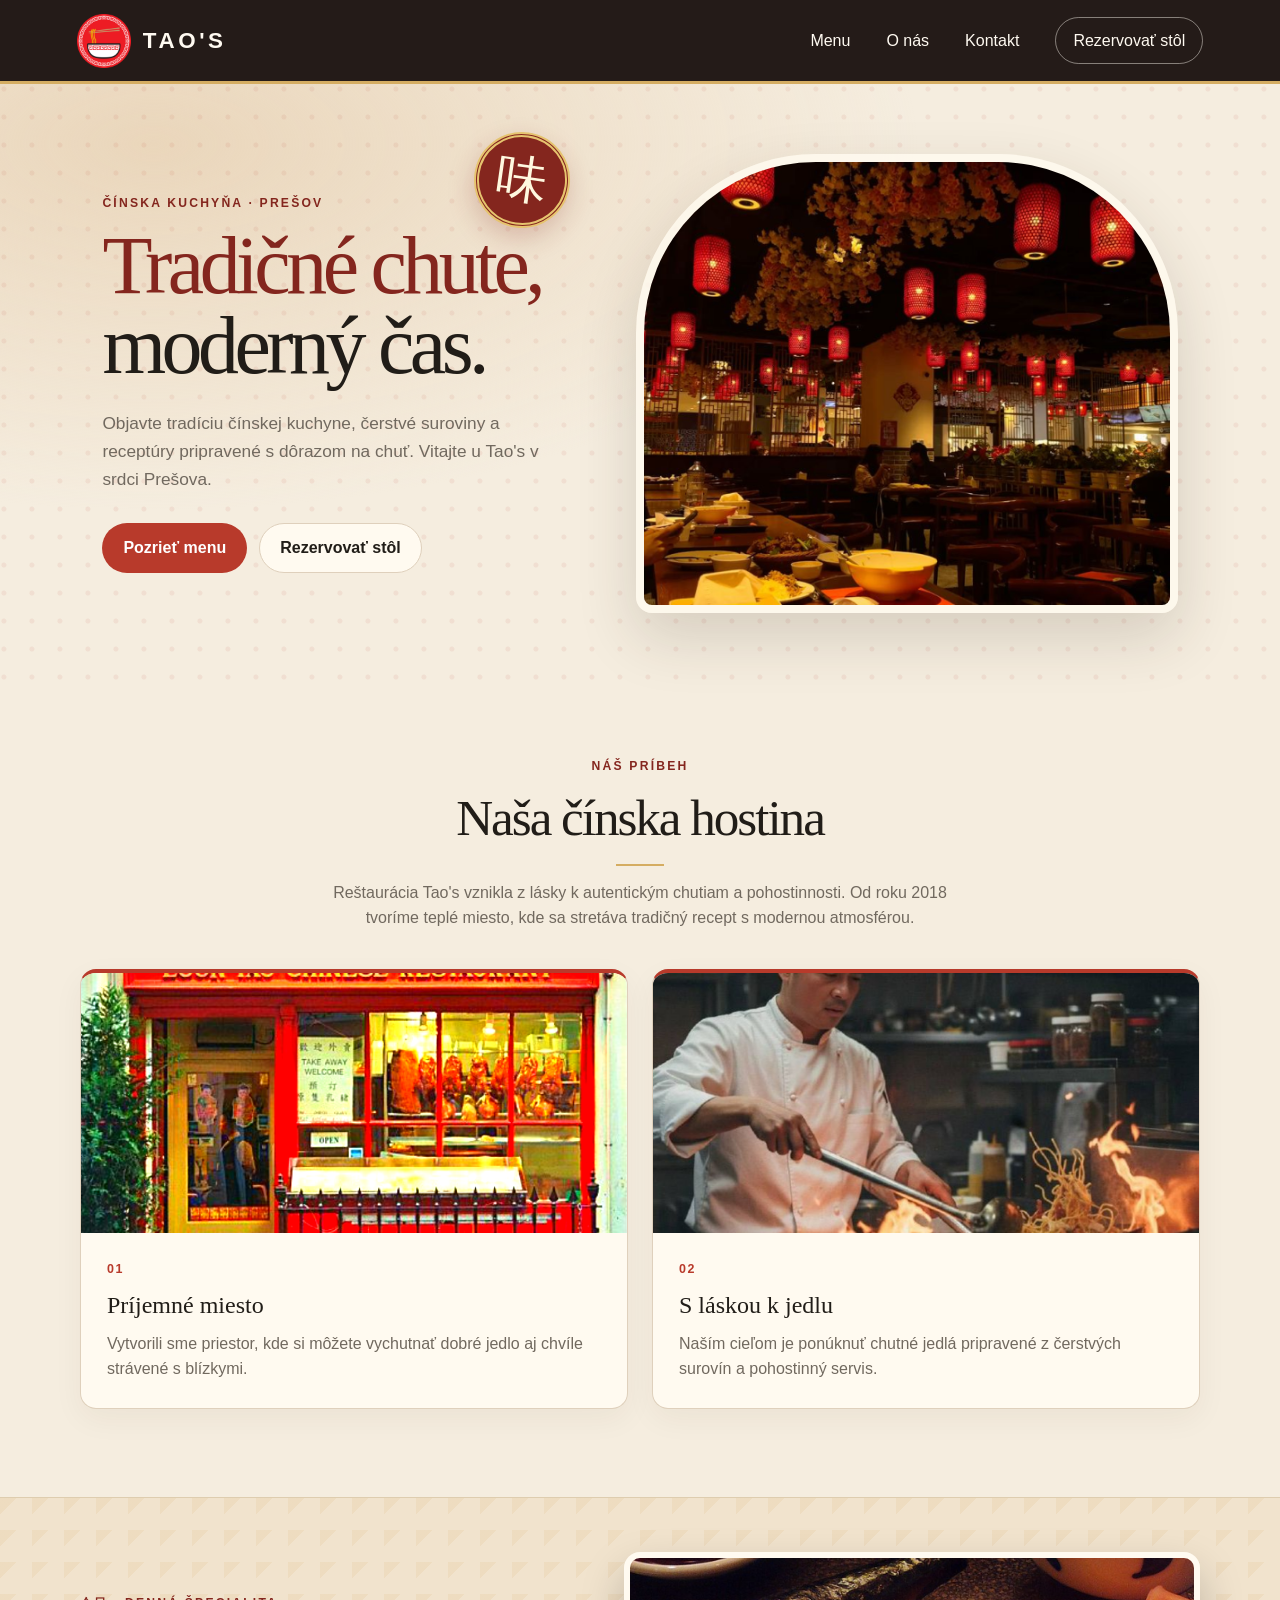
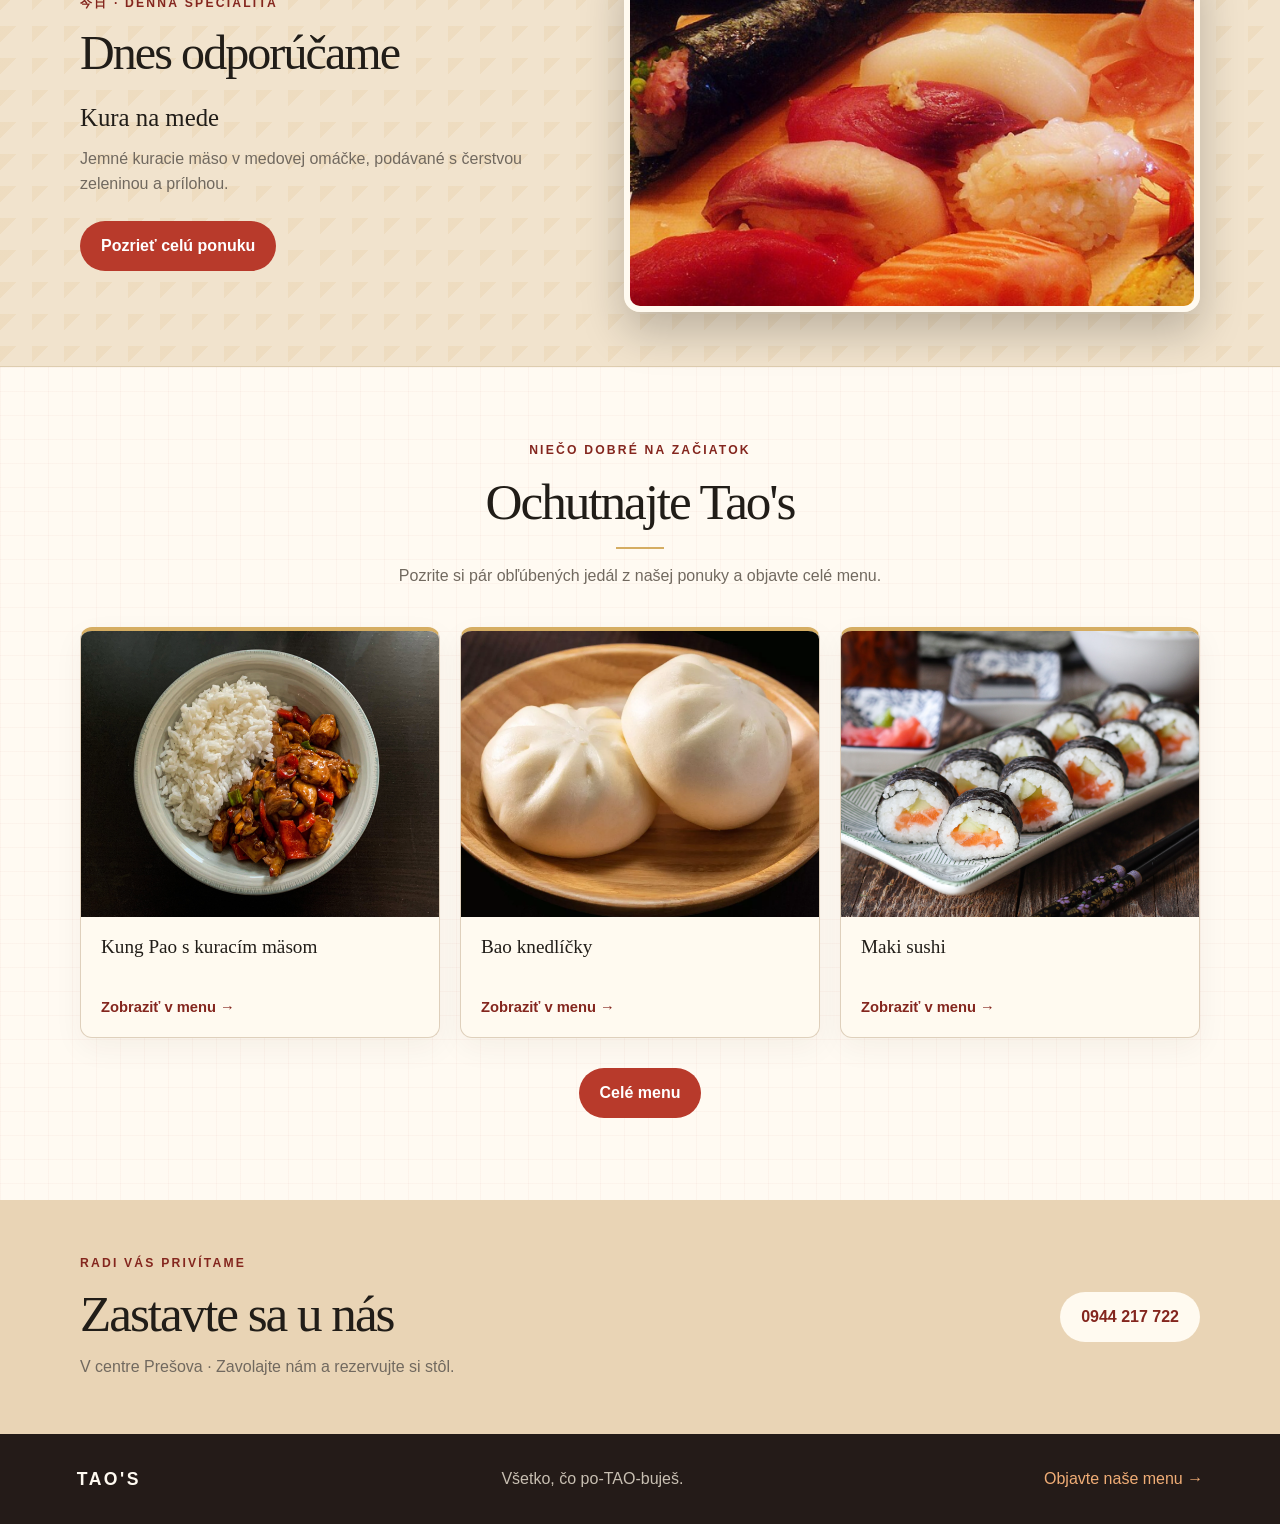
<file: index.html>
<!doctype html>
<html lang="sk">
  <head>
    <meta charset="UTF-8" />
    <meta name="viewport" content="width=device-width, initial-scale=1.0" />
    <meta
      name="description"
      content="Objavte príbeh reštaurácie Tao's v centre Prešova. Pozrite si naše menu alebo si rezervujte stôl."
    />
    <meta name="theme-color" content="#241b18" />
    <title>Tao's — chuť Ázie v Prešove</title>
    <link rel="stylesheet" href="style.css" />
    <!-- Google tag (gtag.js) -->
    <script
      async
      src="https://www.googletagmanager.com/gtag/js?id=G-6M1JFP6B7Q"
    ></script>
    <script>
      window.dataLayer = window.dataLayer || [];
      function gtag() {
        dataLayer.push(arguments);
      }
      gtag("js", new Date());

      gtag("config", "G-6M1JFP6B7Q");
    </script>
  </head>
  <body>
    <a class="skip-link" href="#obsah">Preskočiť na obsah</a>

    <header class="site-header">
      <a class="brand" href="index.html" aria-label="Tao's — úvodná stránka">
        <img src="Taos_LOGO1.png" alt="" width="64" height="64" />
        <span>TAO'S</span>
      </a>
      <nav class="site-nav" aria-label="Hlavná navigácia">
        <a href="menu.html">Menu</a>
        <a href="#onas">O nás</a>
        <a href="#kontakt">Kontakt</a>
        <a class="nav-cta" href="ReserveHTML.html">Rezervovať stôl</a>
      </nav>
    </header>

    <main id="obsah">
      <section class="hero" aria-labelledby="hero-title">
        <div class="hero-content">
          <p class="eyebrow">Čínska kuchyňa · Prešov</p>
          <span class="hero-charm" aria-hidden="true">味</span>
          <h1 id="hero-title">Tradičné chute,<br />moderný čas.</h1>
          <p class="hero-copy">
            Objavte tradíciu čínskej kuchyne, čerstvé suroviny a receptúry
            pripravené s dôrazom na chuť. Vitajte u Tao's v srdci Prešova.
          </p>
          <div class="hero-actions">
            <a class="button button-primary" href="menu.html">Pozrieť menu</a>
            <a class="button button-secondary" href="ReserveHTML.html"
              >Rezervovať stôl</a
            >
          </div>
        </div>
        <img
          class="hero-image"
          src="Taos_IMAGE1.png"
          alt="Pohľad do reštaurácie Tao's"
          fetchpriority="high"
        />
      </section>

      <section
        class="story section-wrap"
        id="onas"
        aria-labelledby="story-title"
      >
        <div class="section-heading">
          <p class="eyebrow">Náš príbeh</p>
          <h2 id="story-title">Naša čínska hostina</h2>
          <p>
            Reštaurácia Tao's vznikla z lásky k autentickým chutiam a pohostinnosti.
            Od roku 2018 tvoríme teplé miesto, kde sa stretáva tradičný recept
            s modernou atmosférou.
          </p>
        </div>

        <div class="story-grid">
          <article class="story-card">
            <img
              src="Taos_IMAGE2.png"
              alt="Interiér a atmosféra reštaurácie Tao's"
              loading="lazy"
              decoding="async"
            />
            <div class="card-content">
              <span class="card-number">01</span>
              <h3>Príjemné miesto</h3>
              <p>
                Vytvorili sme priestor, kde si môžete vychutnať dobré jedlo aj
                chvíle strávené s blízkymi.
              </p>
            </div>
          </article>
          <article class="story-card">
            <img
              src="Taos_IMAGE3.png"
              alt="Jedlo pripravené v reštaurácii Tao's"
              loading="lazy"
              decoding="async"
            />
            <div class="card-content">
              <span class="card-number">02</span>
              <h3>S láskou k jedlu</h3>
              <p>
                Naším cieľom je ponúknuť chutné jedlá pripravené z čerstvých
                surovín a pohostinný servis.
              </p>
            </div>
          </article>
        </div>
      </section>

      <section class="daily-special" aria-labelledby="special-title">
        <div class="section-wrap daily-special-inner">
          <div class="daily-special-content">
            <p class="eyebrow">
              <span aria-hidden="true">今日 · </span>Denná špecialita
            </p>
            <h2 id="special-title">Dnes odporúčame</h2>
            <h3>Kura na mede</h3>
            <p>
              Jemné kuracie mäso v medovej omáčke, podávané s čerstvou
              zeleninou a prílohou.
            </p>
            <a class="button button-primary" href="menu.html">
              Pozrieť celú ponuku
            </a>
          </div>
          <img
            src="Taos_MENU_IMAGE5.png"
            alt="Denná špecialita — kura na mede"
            loading="lazy"
            decoding="async"
          />
        </div>
      </section>

      <section class="menu-preview" aria-labelledby="menu-title">
        <div class="section-wrap">
          <div class="section-heading">
            <p class="eyebrow">Niečo dobré na začiatok</p>
            <h2 id="menu-title">Ochutnajte Tao's</h2>
            <p>
              Pozrite si pár obľúbených jedál z našej ponuky a objavte celé
              menu.
            </p>
          </div>
          <div class="menu-grid">
            <article class="menu-card">
              <img
                src="Taos_MENU_IMAGE2.png"
                alt="Kung Pao s kuracím mäsom"
                loading="lazy"
                decoding="async"
              />
              <div class="menu-card-content">
                <h3>Kung Pao s kuracím mäsom</h3>
                <a href="menu.html"
                  >Zobraziť v menu <span aria-hidden="true">→</span></a
                >
              </div>
            </article>
            <article class="menu-card">
              <img
                src="Taos_MENU_IMAGE3.png"
                alt="Bao knedlíčky"
                loading="lazy"
                decoding="async"
              />
              <div class="menu-card-content">
                <h3>Bao knedlíčky</h3>
                <a href="menu.html"
                  >Zobraziť v menu <span aria-hidden="true">→</span></a
                >
              </div>
            </article>
            <article class="menu-card">
              <img
                src="Taos_MENU_IMAGE6.png"
                alt="Maki sushi"
                loading="lazy"
                decoding="async"
              />
              <div class="menu-card-content">
                <h3>Maki sushi</h3>
                <a href="menu.html"
                  >Zobraziť v menu <span aria-hidden="true">→</span></a
                >
              </div>
            </article>
          </div>
          <div class="menu-action">
            <a class="button button-primary" href="menu.html">Celé menu</a>
          </div>
        </div>
      </section>

      <section
        class="contact-section"
        id="kontakt"
        aria-labelledby="contact-title"
      >
        <div class="section-wrap contact-inner">
          <div>
            <p class="eyebrow">Radi vás privítame</p>
            <h2 id="contact-title">Zastavte sa u nás</h2>
            <p>V centre Prešova · Zavolajte nám a rezervujte si stôl.</p>
          </div>
          <a class="button button-light" href="tel:+421944217722">
            0944 217 722
          </a>
        </div>
      </section>
    </main>

    <footer class="site-footer">
      <a class="footer-brand" href="index.html">TAO'S</a>
      <p>Všetko, čo po-TAO-buješ.</p>
      <a href="menu.html"
        >Objavte naše menu <span aria-hidden="true">→</span></a
      >
    </footer>
  </body>
</html>
</file>
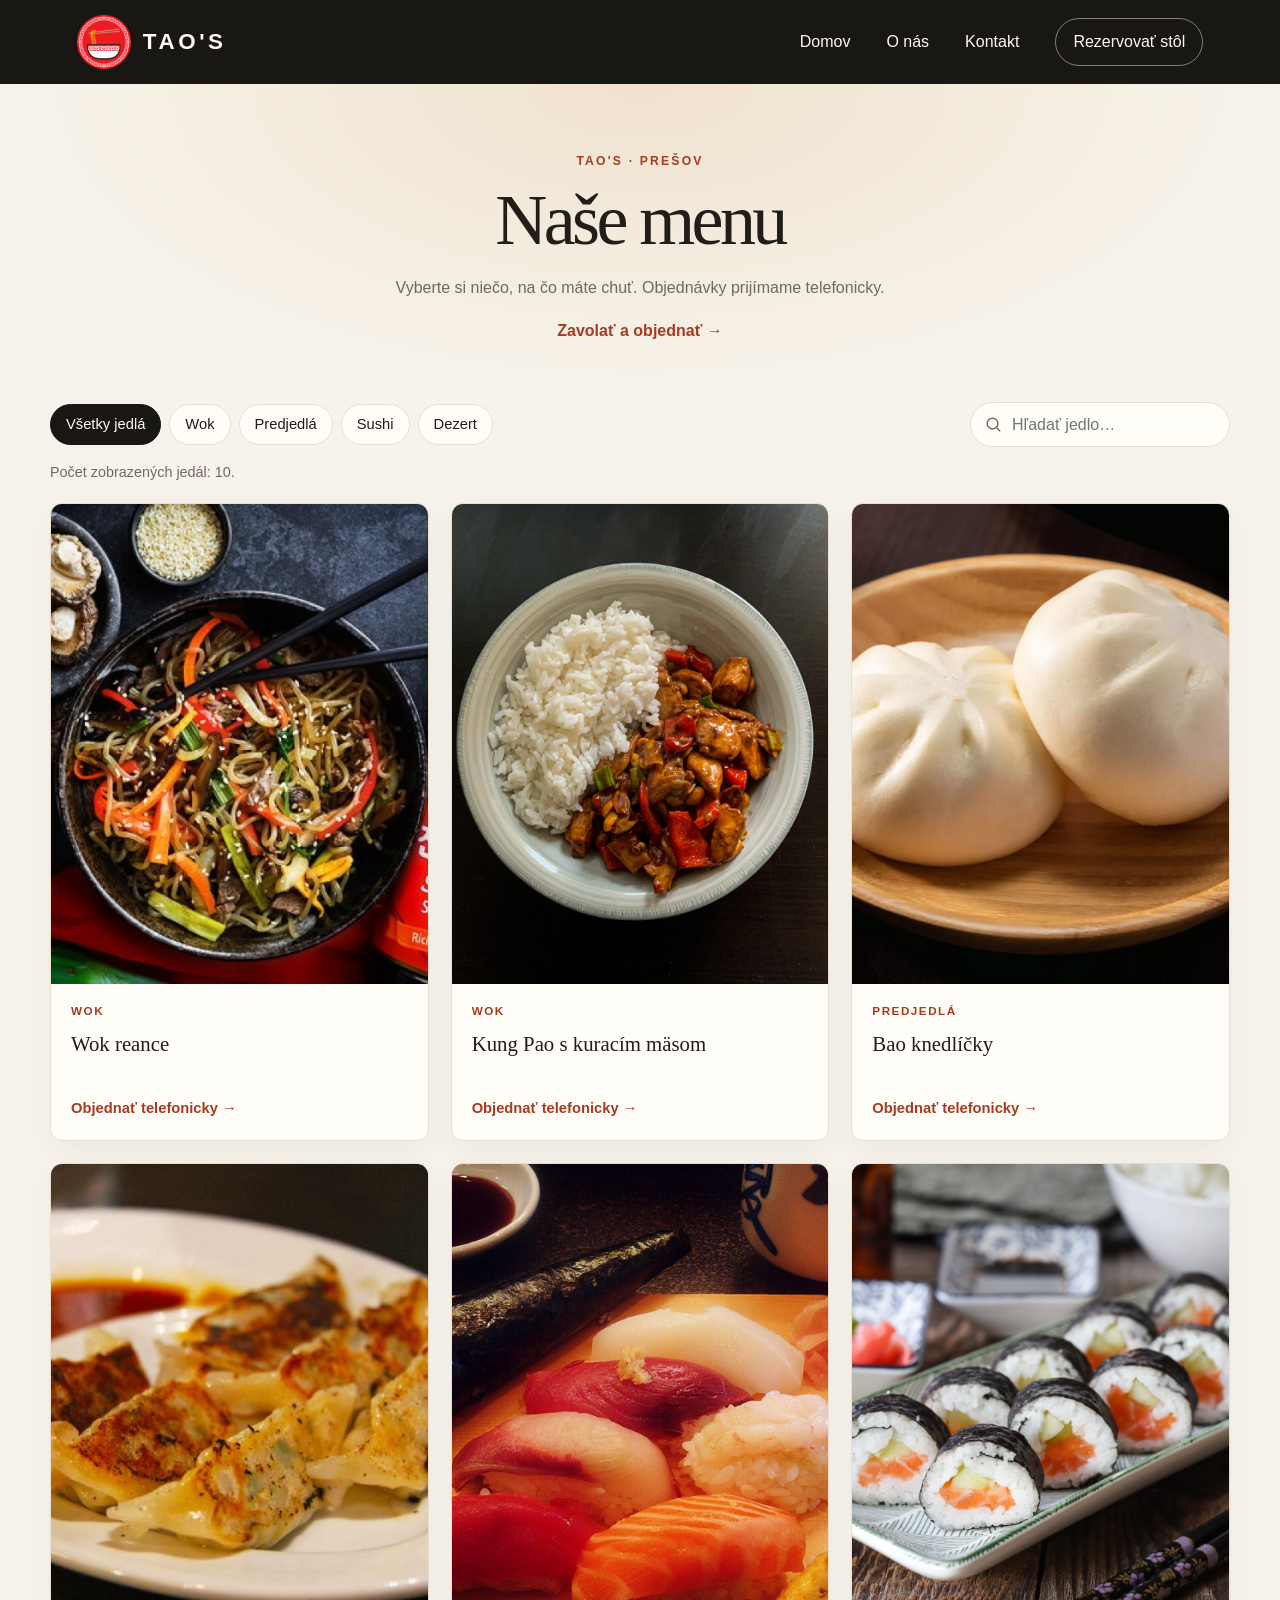
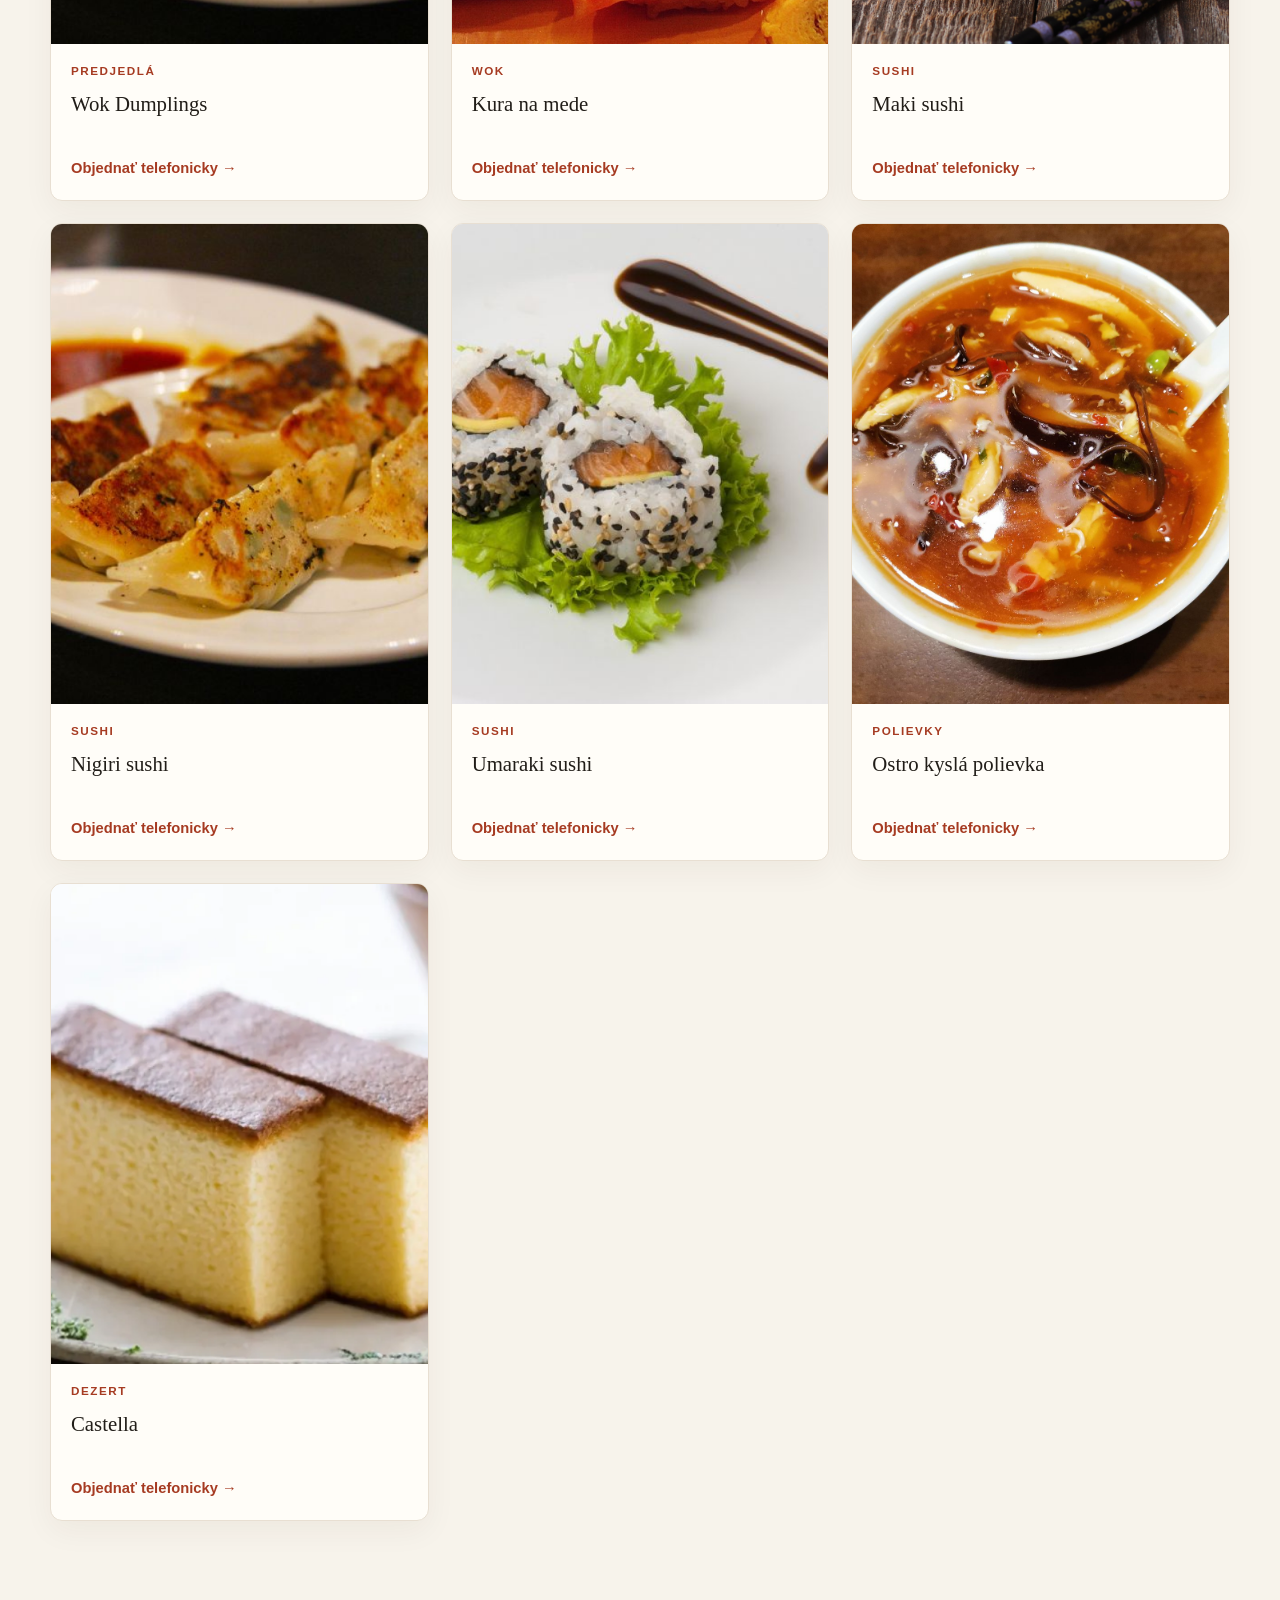
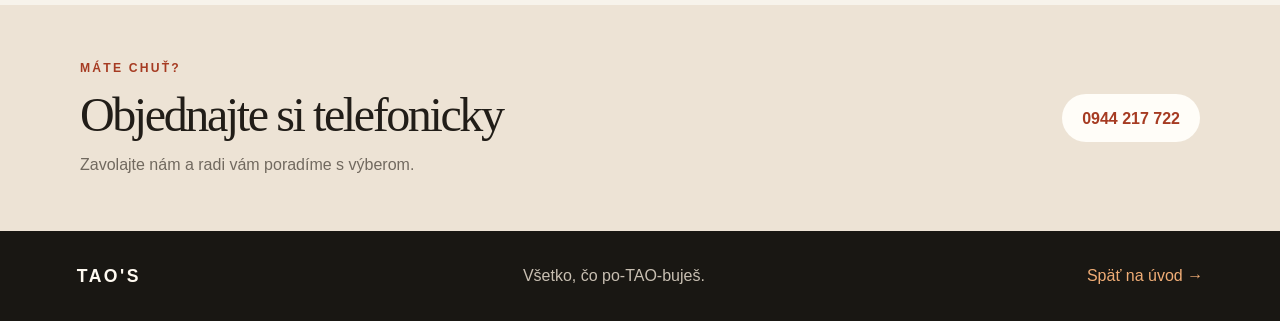
<file: menu.html>
<!doctype html>
<html lang="sk">
  <head>
    <meta charset="UTF-8" />
    <meta name="viewport" content="width=device-width, initial-scale=1.0" />
    <meta
      name="description"
      content="Pozrite si ponuku reštaurácie Tao's v Prešove: wok, bao knedlíčky, sushi a dezert."
    />
    <meta name="theme-color" content="#191713" />
    <title>Menu — Tao's, Prešov</title>
    <link rel="stylesheet" href="menustyle.css" />
    <script src="menu.js" defer></script>
    <!-- Google tag (gtag.js) -->
     <!-- Very Important -->
    <script
      async
      src="https://www.googletagmanager.com/gtag/js?id=G-6M1JFP6B7Q"
    ></script>
    <script>
      window.dataLayer = window.dataLayer || [];
      function gtag() {
        dataLayer.push(arguments);
      }
      gtag("js", new Date());

      gtag("config", "G-6M1JFP6B7Q");
    </script>
  </head>

  <body>
    <a class="skip-link" href="#obsah">Preskočiť na obsah</a>

    <header class="site-header">
      <a class="brand" href="index.html" aria-label="Tao's — úvodná stránka">
        <img src="Taos_LOGO1.png" alt="" width="64" height="64" />
        <span>TAO'S</span>
      </a>
      <nav class="site-nav" aria-label="Hlavná navigácia">
        <a href="index.html">Domov</a>
        <a href="index.html#onas">O nás</a>
        <a href="index.html#kontakt">Kontakt</a>
        <a class="nav-cta" href="ReserveHTML.html">Rezervovať stôl</a>
      </nav>
    </header>

    <main id="obsah">
      <section class="menu-intro" aria-labelledby="page-title">
        <p class="eyebrow">Tao's · Prešov</p>
        <h1 id="page-title">Naše menu</h1>
        <p>
          Vyberte si niečo, na čo máte chuť. Objednávky prijímame telefonicky.
        </p>
        <a class="intro-link" href="tel:+421944217722">
          Zavolať a objednať <span aria-hidden="true">→</span>
        </a>
      </section>

      <section class="menu-section" aria-label="Ponuka jedál">
        <div class="menu-toolbar">
          <div class="filters" role="group" aria-label="Filtrovať jedlá podľa kategórie">
            <button class="filter-button is-active" type="button" data-filter="all" aria-pressed="true">
              Všetky jedlá
            </button>
            <button class="filter-button" type="button" data-filter="wok" aria-pressed="false">
              Wok
            </button>
            <button class="filter-button" type="button" data-filter="predjedla" aria-pressed="false">
              Predjedlá
            </button>
            <button class="filter-button" type="button" data-filter="sushi" aria-pressed="false">
              Sushi
            </button>
            <button class="filter-button" type="button" data-filter="dezert" aria-pressed="false">
              Dezert
            </button>
          </div>
          <label class="search-field">
            <span class="visually-hidden">Hľadať jedlo</span>
            <svg
              aria-hidden="true"
              viewBox="0 0 24 24"
              fill="none"
              stroke="currentColor"
              stroke-width="1.8"
            >
              <circle cx="10.8" cy="10.8" r="6.8"></circle>
              <path d="m16 16 4.5 4.5"></path>
            </svg>
            <input id="menu-search" type="search" placeholder="Hľadať jedlo…" autocomplete="off" />
          </label>
        </div>

        <p class="result-count" id="result-count" aria-live="polite"></p>

        <div class="menu-grid" id="menu-grid">
          <article class="menu-card" data-category="wok">
            <img src="Taos_MENU_IMAGE1.png" alt="Wok reance" width="600" height="480" loading="lazy" decoding="async" />
            <div class="menu-card-content">
              <span class="menu-category">Wok</span>
              <h2>Wok reance</h2>
              <a class="order-link" href="tel:+421944217722">Objednať telefonicky <span aria-hidden="true">→</span></a>
            </div>
          </article>
          <article class="menu-card" data-category="wok">
            <img src="Taos_MENU_IMAGE2.png" alt="Kung Pao s kuracím mäsom" width="600" height="480" loading="lazy" decoding="async" />
            <div class="menu-card-content">
              <span class="menu-category">Wok</span>
              <h2>Kung Pao s kuracím mäsom</h2>
              <a class="order-link" href="tel:+421944217722">Objednať telefonicky <span aria-hidden="true">→</span></a>
            </div>
          </article>
          <article class="menu-card" data-category="predjedla">
            <img src="Taos_MENU_IMAGE3.png" alt="Bao knedlíčky" width="600" height="480" loading="lazy" decoding="async" />
            <div class="menu-card-content">
              <span class="menu-category">Predjedlá</span>
              <h2>Bao knedlíčky</h2>
              <a class="order-link" href="tel:+421944217722">Objednať telefonicky <span aria-hidden="true">→</span></a>
            </div>
          </article>
          <article class="menu-card" data-category="predjedla">
            <img src="Taos_MENU_IMAGE4.png" alt="Wok Dumplings" width="600" height="480" loading="lazy" decoding="async" />
            <div class="menu-card-content">
              <span class="menu-category">Predjedlá</span>
              <h2>Wok Dumplings</h2>
              <a class="order-link" href="tel:+421944217722">Objednať telefonicky <span aria-hidden="true">→</span></a>
            </div>
          </article>
          <article class="menu-card" data-category="wok">
            <img src="Taos_MENU_IMAGE5.png" alt="Kura na mede" width="600" height="480" loading="lazy" decoding="async" />
            <div class="menu-card-content">
              <span class="menu-category">Wok</span>
              <h2>Kura na mede</h2>
              <a class="order-link" href="tel:+421944217722">Objednať telefonicky <span aria-hidden="true">→</span></a>
            </div>
          </article>
          <article class="menu-card" data-category="sushi">
            <img src="Taos_MENU_IMAGE6.png" alt="Maki sushi" width="600" height="480" loading="lazy" decoding="async" />
            <div class="menu-card-content">
              <span class="menu-category">Sushi</span>
              <h2>Maki sushi</h2>
              <a class="order-link" href="tel:+421944217722">Objednať telefonicky <span aria-hidden="true">→</span></a>
            </div>
          </article>
          <article class="menu-card" data-category="sushi">
            <img src="Taos_MENU_IMAGE7.png" alt="Nigiri sushi" width="600" height="480" loading="lazy" decoding="async" />
            <div class="menu-card-content">
              <span class="menu-category">Sushi</span>
              <h2>Nigiri sushi</h2>
              <a class="order-link" href="tel:+421944217722">Objednať telefonicky <span aria-hidden="true">→</span></a>
            </div>
          </article>
          <article class="menu-card" data-category="sushi">
            <img src="Taos_MENU_IMAGE8.png" alt="Umaraki sushi" width="600" height="480" loading="lazy" decoding="async" />
            <div class="menu-card-content">
              <span class="menu-category">Sushi</span>
              <h2>Umaraki sushi</h2>
              <a class="order-link" href="tel:+421944217722">Objednať telefonicky <span aria-hidden="true">→</span></a>
            </div>
          </article>
<article class="menu-card" data-category="polievky">
            <img src="OstroKysla_Polievka.jpg" alt="Ostro kyslá polievka" width="600" height="480" loading="lazy" decoding="async" />
            <div class="menu-card-content">
              <span class="menu-category">Polievky</span>
              <h2>Ostro kyslá polievka</h2>
              <a class="order-link" href="tel:+421944217722">Objednať telefonicky <span aria-hidden="true">→</span></a>
            </div>

          </article>
          <article class="menu-card" data-category="dezert">
            <img src="Taos_MENU_IMAGE9.png" alt="Castella" width="600" height="480" loading="lazy" decoding="async" />
            <div class="menu-card-content">
              <span class="menu-category">Dezert</span>
              <h2>Castella</h2>
              <a class="order-link" href="tel:+421944217722">Objednať telefonicky <span aria-hidden="true">→</span></a>
            </div>
          </article>
        </div>

        <p class="empty-state" id="empty-state" hidden>
          Nenašli sa žiadne jedlá. Skúste iný názov alebo kategóriu.
        </p>
      </section>

      <section class="contact-section" id="kontakt" aria-labelledby="contact-title">
        <div class="contact-inner">
          <div>
            <p class="eyebrow">Máte chuť?</p>
            <h2 id="contact-title">Objednajte si telefonicky</h2>
            <p>Zavolajte nám a radi vám poradíme s výberom.</p>
          </div>
          <a class="button button-light" href="tel:+421944217722">0944 217 722</a>
        </div>
      </section>
    </main>

    <footer class="site-footer">
      <a class="footer-brand" href="index.html">TAO'S</a>
      <p>Všetko, čo po-TAO-buješ.</p>
      <a href="index.html">Späť na úvod <span aria-hidden="true">→</span></a>
    </footer>
  </body>
</html>
</file>
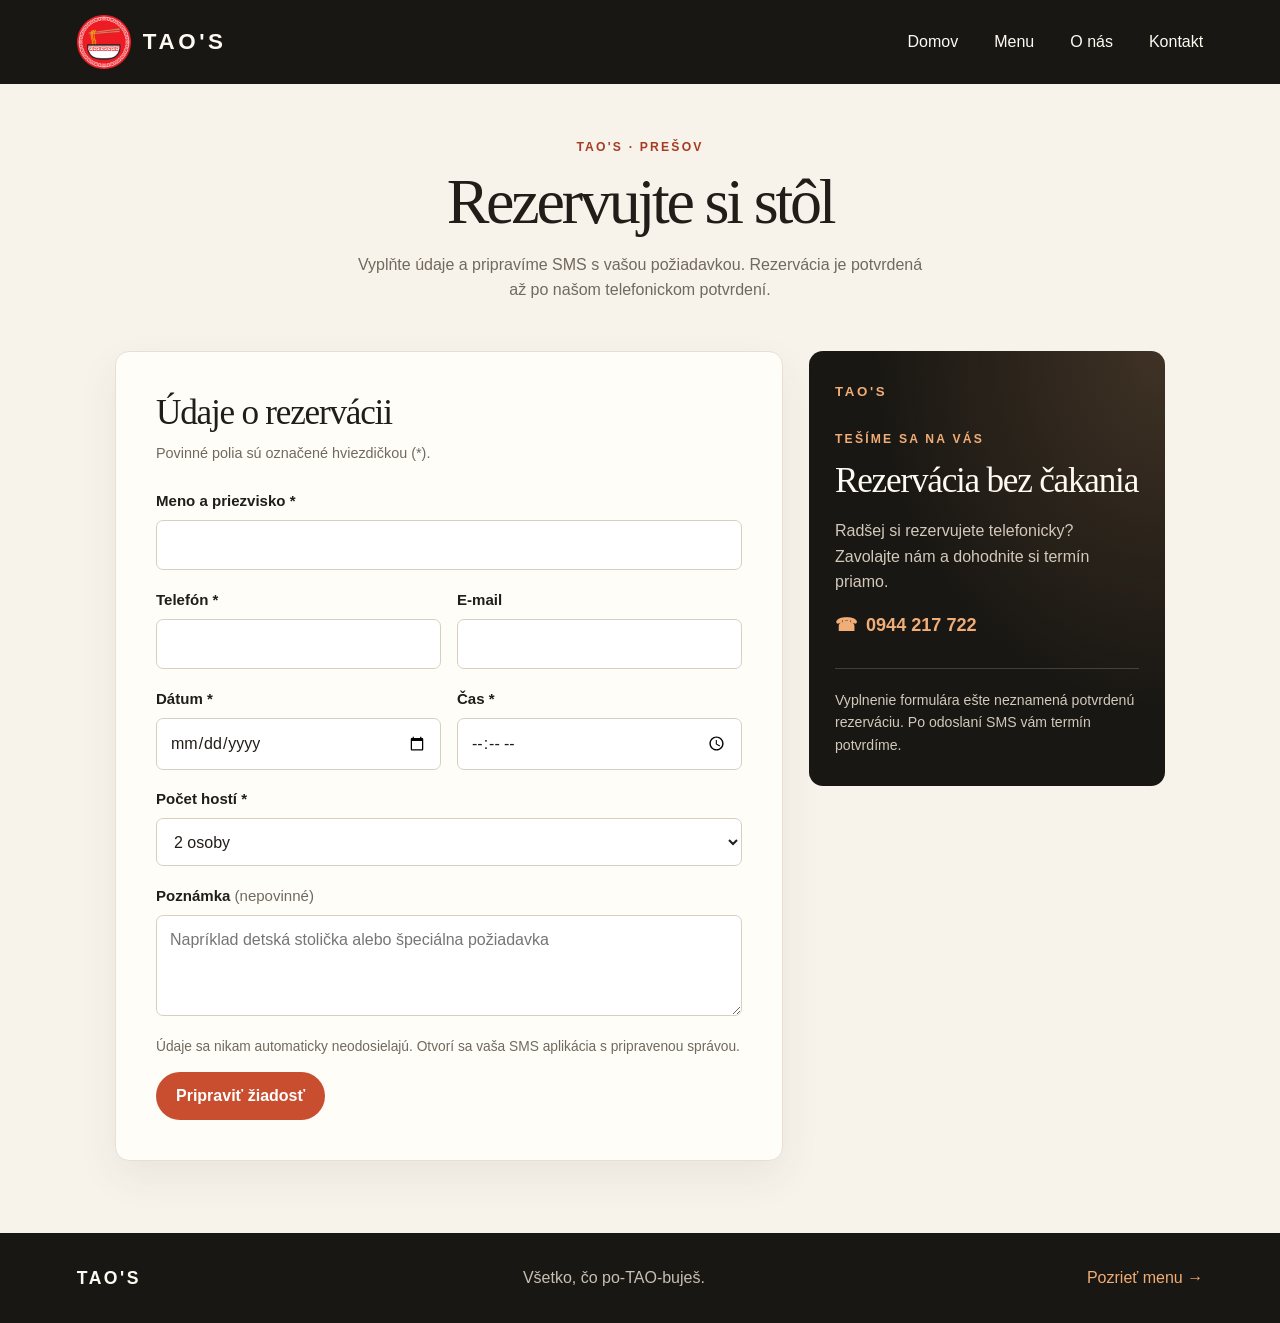
<file: ReserveHTML.html>
<!doctype html>
<html lang="sk">
  <head>
    <meta charset="UTF-8" />
    <meta name="viewport" content="width=device-width, initial-scale=1.0" />
    <meta
      name="description"
      content="Požiadajte o rezerváciu stola v reštaurácii Tao's v Prešove."
    />
    <meta name="theme-color" content="#191713" />
    <meta name="referrer" content="strict-origin-when-cross-origin" />
    <meta
      http-equiv="Content-Security-Policy"
      content="default-src 'self'; img-src 'self' data:; style-src 'self'; script-src 'self'; connect-src 'self'; font-src 'self'; base-uri 'self'; form-action 'self'"
    />
    <meta http-equiv="X-Content-Type-Options" content="nosniff" />
    <title>Rezervácia stola — Tao's, Prešov</title>
    <link rel="stylesheet" href="ReserveWebsiteCSS.css" />
    <script src="reservation.js" defer></script>
    <meta name="robots" content="index,follow" />
  </head>

  <body>
    <a class="skip-link" href="#obsah">Preskočiť na obsah</a>

    <header class="site-header">
      <a class="brand" href="index.html" aria-label="Tao's — úvodná stránka">
        <img src="Taos_LOGO1.png" alt="" width="64" height="64" />
        <span>TAO'S</span>
      </a>
      <nav class="site-nav" aria-label="Hlavná navigácia">
        <a href="index.html">Domov</a>
        <a href="menu.html">Menu</a>
        <a href="index.html#onas">O nás</a>
        <a href="index.html#kontakt">Kontakt</a>
      </nav>
    </header>

    <main id="obsah">
      <section class="reservation-intro" aria-labelledby="page-title">
        <p class="eyebrow">Tao's · Prešov</p>
        <h1 id="page-title">Rezervujte si stôl</h1>
        <p>
          Vyplňte údaje a pripravíme SMS s vašou požiadavkou. Rezervácia je
          potvrdená až po našom telefonickom potvrdení.
        </p>
      </section>

      <section class="reservation-layout" aria-label="Žiadosť o rezerváciu">
        <form class="reservation-form" id="reservation-form">
          <div class="form-heading">
            <h2>Údaje o rezervácii</h2>
            <p>Povinné polia sú označené hviezdičkou (*).</p>
          </div>

          <div class="form-grid">
            <div class="form-field form-field-wide">
              <label for="guest-name">Meno a priezvisko *</label>
              <input
                id="guest-name"
                name="name"
                type="text"
                autocomplete="name"
                maxlength="80"
                minlength="2"
                required
              />
            </div>

            <div class="form-field">
              <label for="guest-phone">Telefón *</label>
              <input
                id="guest-phone"
                name="phone"
                type="tel"
                autocomplete="tel"
                inputmode="tel"
                maxlength="20"
                title="Zadajte platné telefónne číslo."
                required
              />
            </div>

            <div class="form-field">
              <label for="guest-email">E-mail</label>
              <input
                id="guest-email"
                name="email"
                type="email"
                autocomplete="email"
                maxlength="120"
              />
            </div>

            <div class="form-field">
              <label for="reservation-date">Dátum *</label>
              <input id="reservation-date" name="date" type="date" required />
            </div>

            <div class="form-field">
              <label for="reservation-time">Čas *</label>
              <input id="reservation-time" name="time" type="time" required />
            </div>

            <div class="form-field form-field-wide">
              <label for="guest-count">Počet hostí *</label>
              <select id="guest-count" name="guests" required>
                <option value="1">1 osoba</option>
                <option value="2" selected>2 osoby</option>
                <option value="3">3 osoby</option>
                <option value="4">4 osoby</option>
                <option value="5">5 osôb</option>
                <option value="6">6 osôb</option>
                <option value="7">7 osôb</option>
                <option value="8">8 osôb</option>
                <option value="9+">9 a viac osôb</option>
              </select>
            </div>

            <div class="form-field form-field-wide">
              <label for="reservation-note">Poznámka <span>(nepovinné)</span></label>
              <textarea
                id="reservation-note"
                name="note"
                rows="3"
                maxlength="300"
                placeholder="Napríklad detská stolička alebo špeciálna požiadavka"
              ></textarea>
            </div>
          </div>

          <p class="privacy-note">
            Údaje sa nikam automaticky neodosielajú. Otvorí sa vaša SMS aplikácia
            s pripravenou správou.
          </p>
          <button class="submit-button" type="submit">Pripraviť žiadosť</button>
        </form>

        <aside class="reservation-aside">
          <div class="aside-mark" aria-hidden="true">TAO'S</div>
          <p class="eyebrow">Tešíme sa na vás</p>
          <h2>Rezervácia bez čakania</h2>
          <p>
            Radšej si rezervujete telefonicky? Zavolajte nám a dohodnite si
            termín priamo.
          </p>
          <a class="call-link" href="tel:+421944217722">
            <span aria-hidden="true">☎</span> 0944 217 722
          </a>
          <p class="confirmation-note">
            Vyplnenie formulára ešte neznamená potvrdenú rezerváciu. Po
            odoslaní SMS vám termín potvrdíme.
          </p>
        </aside>
      </section>

      <section class="reservation-result" id="reservation-result" role="status" aria-live="polite" hidden>
        <div class="result-icon" aria-hidden="true">✓</div>
        <div class="result-copy">
          <h2>Žiadosť je pripravená</h2>
          <p id="reservation-summary"></p>
          <p>
            Skontrolujte správu a odošlite ju vo svojej SMS aplikácii.
            Rezervácia bude platná až po potvrdení.
          </p>
          <div class="result-actions">
            <a class="sms-link" id="sms-link" href="sms:+421944217722">
              Otvoriť SMS aplikáciu
            </a>
            <a class="call-link" href="tel:+421944217722">Alebo zavolajte nám</a>
          </div>
        </div>
      </section>
    </main>

    <footer class="site-footer">
      <a class="footer-brand" href="index.html">TAO'S</a>
      <p>Všetko, čo po-TAO-buješ.</p>
      <a href="menu.html">Pozrieť menu <span aria-hidden="true">→</span></a>
    </footer>
  </body>
</html>
</file>
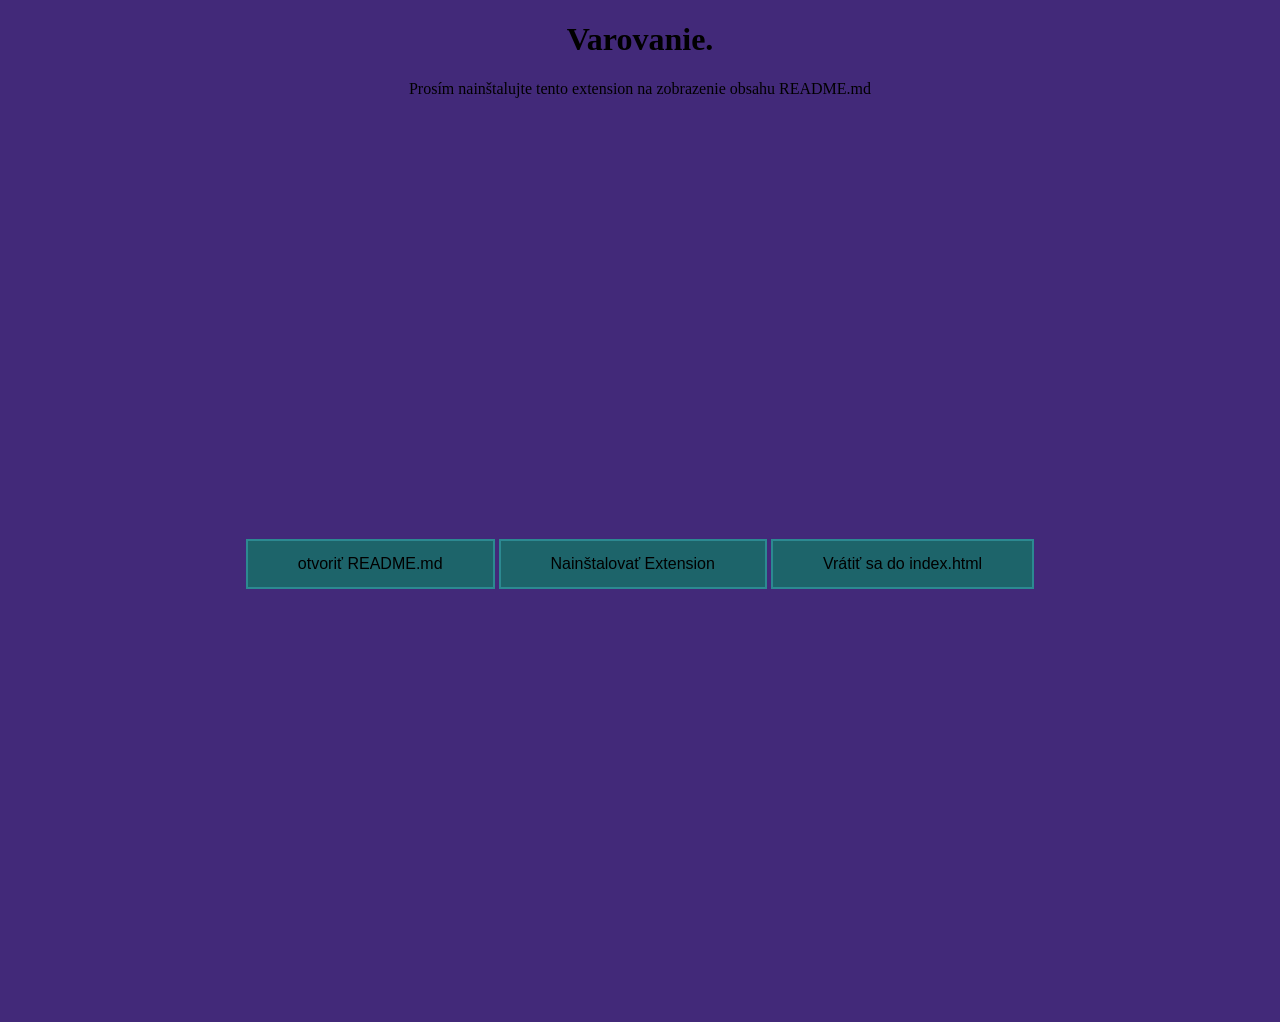
<file: Warning_Extension.html>
<!doctype html>
<html lang="sk">
  <head>
    <meta charset="UTF-8" />
    <meta name="viewport" content="width=device-width, initial-scale=1.0" />
    <title>Warning, Install this Extension</title>
    <link rel="stylesheet" href="extension_style.css" />
   <!-- Google tag (gtag.js) -->
<script async src="https://www.googletagmanager.com/gtag/js?id=G-6M1JFP6B7Q"></script>
<script>
  window.dataLayer = window.dataLayer || [];
  function gtag(){dataLayer.push(arguments);}
  gtag('js', new Date());

  gtag('config', 'G-6M1JFP6B7Q');
</script>
  </head>
  <body>
    <h1>Varovanie.</h1>
    <p>Prosím nainštalujte tento extension na zobrazenie obsahu README.md</p>
    <div class="parent-container">
      <div class="child-container">
        <button onclick="window.open('README.md')">otvoriť README.md</button>
        <button
          onclick="
            window.open(
              'https://chromewebstore.google.com/detail/markdown-reader/medapdbncneneejhbgcjceippjlfkmkg',
            )
          "
        >
          Nainštalovať Extension
        </button>
        <button onclick="window.open('index.html')">
          Vrátiť sa do index.html
        </button>
      </div>
    </div>
  </body>
</html>
</file>
<file: style.css>
:root {
  color-scheme: light;
  --ink: #211d18;
  --muted: #71695f;
  --paper: #f5eddf;
  --surface: #fffaf0;
  --accent: #b83a2b;
  --accent-dark: #84261e;
  --line: #dfd0bc;
  --header: #241b18;
}

* {
  box-sizing: border-box;
}

html {
  scroll-behavior: smooth;
  scroll-padding-top: 96px;
}

body {
  margin: 0;
  background: var(--paper);
  color: var(--ink);
  font-family: "Segoe UI", Arial, sans-serif;
  line-height: 1.6;
}

a {
  color: inherit;
}

a:focus-visible {
  outline: 3px solid #e8a34d;
  outline-offset: 4px;
}

.skip-link {
  position: absolute;
  z-index: 2;
  top: 12px;
  left: 12px;
  padding: 10px 14px;
  transform: translateY(-160%);
  border-radius: 6px;
  background: var(--surface);
  color: var(--ink);
}

.skip-link:focus {
  transform: translateY(0);
}

.site-header {
  position: relative;
  z-index: 1;
  display: flex;
  min-height: 84px;
  align-items: center;
  justify-content: space-between;
  gap: 24px;
  padding: 10px max(6vw, 24px);
  background: var(--header);
  color: #fffaf1;
  border-bottom: 3px solid #d5ad62;
}

.brand {
  display: inline-flex;
  align-items: center;
  gap: 12px;
  color: inherit;
  font-size: 1.4rem;
  font-weight: 800;
  letter-spacing: 0.16em;
  text-decoration: none;
}

.brand img {
  width: 54px;
  height: 54px;
  object-fit: contain;
}

.site-nav {
  display: flex;
  align-items: center;
  justify-content: flex-end;
  gap: clamp(16px, 3vw, 36px);
}

.site-nav a,
.site-footer a {
  text-decoration: none;
}

.site-nav a:not(.nav-cta):hover,
.site-footer a:hover {
  color: #f0ad76;
}

.nav-cta {
  padding: 10px 17px;
  border: 1px solid rgb(255 250 241 / 45%);
  border-radius: 999px;
  transition:
    background-color 160ms ease,
    border-color 160ms ease;
}

.nav-cta:hover {
  border-color: var(--accent);
  background: var(--accent);
}

.hero {
  display: grid;
  min-height: 510px;
  grid-template-columns: minmax(0, 0.9fr) minmax(0, 1.1fr);
  align-items: center;
  gap: clamp(36px, 7vw, 100px);
  padding: 70px max(8vw, 24px);
  background:
    radial-gradient(circle at 14% 18%, rgb(184 58 43 / 8%) 0 2px, transparent 3px),
    radial-gradient(ellipse at 12% 10%, #ead6bb 0, transparent 48%),
    var(--paper);
  background-size: 28px 28px, auto;
}

.hero-content {
  position: relative;
  max-width: 520px;
}

.hero-charm {
  position: absolute;
  top: -62px;
  right: -24px;
  display: grid;
  width: 96px;
  height: 96px;
  place-items: center;
  border: 5px double #e6c46f;
  border-radius: 50%;
  background: var(--accent-dark);
  box-shadow: 0 10px 26px rgb(132 38 30 / 22%);
  color: #fff8df;
  font-family: Georgia, "Times New Roman", serif;
  font-size: 3.2rem;
  line-height: 1;
  transform: rotate(8deg);
}

.eyebrow {
  margin: 0 0 12px;
  color: var(--accent-dark);
  font-size: 0.76rem;
  font-weight: 800;
  letter-spacing: 0.18em;
  text-transform: uppercase;
}

.hero h1 {
  margin: 0;
  font-family: Georgia, "Times New Roman", serif;
  font-size: clamp(3.2rem, 6.4vw, 5.8rem);
  font-weight: 500;
  letter-spacing: -0.055em;
  line-height: 0.98;
}

.hero h1::first-line {
  color: var(--accent-dark);
}

.hero-copy {
  max-width: 440px;
  margin: 24px 0 30px;
  color: var(--muted);
  font-size: 1.08rem;
}

.hero-actions {
  display: flex;
  flex-wrap: wrap;
  gap: 12px;
}

.button {
  display: inline-flex;
  min-height: 48px;
  align-items: center;
  justify-content: center;
  padding: 11px 20px;
  border: 1px solid transparent;
  border-radius: 999px;
  font-weight: 700;
  text-align: center;
  text-decoration: none;
  transition:
    background-color 160ms ease,
    color 160ms ease,
    transform 160ms ease;
}

.button:hover {
  transform: translateY(-2px);
}

.button-primary {
  background: var(--accent);
  color: #fff;
}

.button-primary:hover {
  background: var(--accent-dark);
}

.button-secondary {
  border-color: var(--line);
  background: var(--surface);
}

.button-secondary:hover {
  border-color: var(--accent);
  color: var(--accent-dark);
}

.hero-image {
  display: block;
  width: 100%;
  max-height: 460px;
  aspect-ratio: 1.18;
  border-radius: 180px 180px 16px 16px;
  object-fit: cover;
  border: 8px solid rgb(255 250 240 / 82%);
  box-shadow: 0 24px 60px rgb(51 37 22 / 16%);
}

.section-wrap {
  width: min(1120px, calc(100% - 48px));
  margin-inline: auto;
}

.story {
  padding-block: 74px 88px;
}

.section-heading {
  max-width: 660px;
  margin: 0 auto 38px;
  text-align: center;
}

.section-heading h2,
.contact-inner h2 {
  margin: 0;
  font-family: Georgia, "Times New Roman", serif;
  font-size: clamp(2.2rem, 4vw, 3.2rem);
  font-weight: 500;
  letter-spacing: -0.04em;
  line-height: 1.15;
}

.section-heading h2::after {
  display: block;
  width: 48px;
  margin: 16px auto 0;
  border-top: 2px solid #d5ad62;
  content: "";
}

.section-heading > p:last-child {
  margin: 14px 0 0;
  color: var(--muted);
}

.story-grid {
  display: grid;
  grid-template-columns: repeat(2, minmax(0, 1fr));
  gap: 24px;
}

.story-card {
  overflow: hidden;
  border: 1px solid var(--line);
  border-top: 4px solid var(--accent);
  border-radius: 16px;
  background: var(--surface);
  box-shadow: 0 10px 30px rgb(51 37 22 / 5%);
  transition:
    transform 180ms ease,
    box-shadow 180ms ease;
}

.story-card:hover {
  transform: translateY(-4px);
  box-shadow: 0 16px 36px rgb(51 37 22 / 11%);
}

.story-card img {
  display: block;
  width: 100%;
  height: 260px;
  object-fit: cover;
}

.card-content {
  padding: 22px 26px 26px;
}

.card-number {
  color: var(--accent);
  font-size: 0.78rem;
  font-weight: 800;
  letter-spacing: 0.12em;
}

.card-content h3 {
  margin: 6px 0;
  font-family: Georgia, "Times New Roman", serif;
  font-size: 1.5rem;
  font-weight: 500;
}

.card-content p {
  margin: 0;
  color: var(--muted);
}

.menu-preview {
  padding-block: 74px 82px;
  background:
    linear-gradient(rgb(184 58 43 / 3%) 1px, transparent 1px),
    linear-gradient(90deg, rgb(184 58 43 / 3%) 1px, transparent 1px),
    #fffaf2;
  background-size: 24px 24px;
}

.menu-grid {
  display: grid;
  grid-template-columns: repeat(3, minmax(0, 1fr));
  gap: 20px;
}

.menu-card {
  overflow: hidden;
  border: 1px solid var(--line);
  border-top: 4px solid #d5ad62;
  border-radius: 12px;
  background: var(--surface);
  box-shadow: 0 10px 30px rgb(51 37 22 / 5%);
  transition:
    transform 160ms ease,
    box-shadow 160ms ease;
}

.menu-card:hover {
  transform: translateY(-4px);
  box-shadow: 0 16px 36px rgb(51 37 22 / 11%);
}

.menu-card img {
  display: block;
  width: 100%;
  aspect-ratio: 1.25;
  object-fit: cover;
}

.menu-card-content {
  display: flex;
  min-height: 120px;
  flex-direction: column;
  align-items: flex-start;
  justify-content: space-between;
  gap: 14px;
  padding: 18px 20px;
}

.menu-card h3 {
  margin: 0;
  font-family: Georgia, "Times New Roman", serif;
  font-size: 1.2rem;
  font-weight: 500;
  line-height: 1.3;
}

.menu-card a {
  color: var(--accent-dark);
  font-size: 0.92rem;
  font-weight: 700;
  text-decoration: none;
}

.menu-card a:hover {
  text-decoration: underline;
  text-underline-offset: 3px;
}

.menu-action {
  display: flex;
  justify-content: center;
  margin-top: 30px;
}

.daily-special {
  padding-block: 54px;
  background:
    linear-gradient(135deg, rgb(213 173 98 / 12%) 25%, transparent 25%) 0 0 / 32px 32px,
    #f1e3cd;
  color: var(--ink);
  border-block: 1px solid #decdaf;
}

.daily-special-inner {
  display: grid;
  grid-template-columns: minmax(0, 0.9fr) minmax(0, 1.1fr);
  align-items: center;
  gap: clamp(28px, 6vw, 72px);
}

.daily-special-content {
  max-width: 480px;
}

.daily-special .eyebrow {
  color: var(--accent-dark);
}

.daily-special h2 {
  margin: 0 0 8px;
  font-family: Georgia, "Times New Roman", serif;
  font-size: clamp(2rem, 4vw, 3rem);
  font-weight: 500;
  letter-spacing: -0.04em;
  line-height: 1.15;
}

.daily-special h3 {
  margin: 18px 0 8px;
  font-family: Georgia, "Times New Roman", serif;
  font-size: 1.55rem;
  font-weight: 500;
}

.daily-special-content p:not(.eyebrow) {
  margin: 0 0 24px;
  color: var(--muted);
}

.daily-special img {
  display: block;
  width: 100%;
  max-height: 360px;
  aspect-ratio: 1.45;
  border: 6px solid var(--surface);
  border-radius: 16px;
  object-fit: cover;
  box-shadow: 0 20px 44px rgb(0 0 0 / 22%);
}

.contact-section {
  padding: 54px 0;
  background: #e9d4b5;
}

.contact-inner {
  display: flex;
  align-items: center;
  justify-content: space-between;
  gap: 28px;
}

.contact-inner p:last-child {
  margin: 10px 0 0;
  color: var(--muted);
}

.button-light {
  flex-shrink: 0;
  background: var(--surface);
  color: var(--accent-dark);
}

.button-light:hover {
  background: #fff;
}

.site-footer {
  display: flex;
  min-height: 90px;
  align-items: center;
  justify-content: space-between;
  gap: 20px;
  padding: 20px max(6vw, 24px);
  background: var(--header);
  color: #fffaf1;
}

.footer-brand {
  font-size: 1.1rem;
  font-weight: 800;
  letter-spacing: 0.14em;
}

.site-footer p {
  margin: 0;
  color: #c8bfb2;
}

.site-footer a:last-child {
  color: #f0ad76;
}

@media (max-width: 760px) {
  html {
    scroll-padding-top: 24px;
  }

  .site-header {
    flex-direction: column;
    gap: 10px;
    padding: 12px 18px 16px;
  }

  .brand img {
    width: 44px;
    height: 44px;
  }

  .site-nav {
    width: 100%;
    justify-content: center;
    flex-wrap: wrap;
    gap: 10px 20px;
  }

  .nav-cta {
    padding: 7px 12px;
  }

  .hero {
    min-height: 0;
    grid-template-columns: 1fr;
    gap: 34px;
    padding: 56px 24px;
  }

  .hero-content {
    margin-inline: auto;
    text-align: center;
  }

  .hero-charm {
    position: relative;
    top: auto;
    right: auto;
    width: 78px;
    height: 78px;
    margin: 0 auto 18px;
    font-size: 2.7rem;
  }

  .hero-actions {
    justify-content: center;
  }

  .hero-image {
    width: min(100%, 520px);
    max-height: 340px;
    margin-inline: auto;
    aspect-ratio: 1.25;
    border-radius: 38% 38% 10px 10px;
  }

  .section-wrap {
    width: min(100% - 36px, 560px);
  }

  .story {
    padding-block: 58px 64px;
  }

  .story-grid {
    grid-template-columns: 1fr;
    gap: 18px;
  }

  .menu-preview {
    padding-block: 58px 64px;
  }

  .menu-grid {
    grid-template-columns: 1fr;
    gap: 16px;
  }

  .menu-card {
    display: grid;
    grid-template-columns: minmax(100px, 0.85fr) minmax(0, 1fr);
  }

  .menu-card img {
    height: 100%;
    min-height: 140px;
    aspect-ratio: auto;
  }

  .menu-card-content {
    min-height: 140px;
    padding: 16px;
  }

  .daily-special {
    padding-block: 48px;
  }

  .daily-special-inner {
    grid-template-columns: 1fr;
  }

  .daily-special-content {
    text-align: center;
  }

  .daily-special img {
    max-height: 300px;
  }

  .contact-inner,
  .site-footer {
    flex-direction: column;
    align-items: flex-start;
  }

  .contact-section {
    padding: 42px 0;
  }

  .site-footer {
    gap: 8px;
  }
}

@media (prefers-reduced-motion: reduce) {
  *,
  *::before,
  *::after {
    scroll-behavior: auto !important;
    transition-duration: 0.01ms !important;
  }
}
</file>
<file: menustyle.css>
:root {
  color-scheme: light;
  --ink: #211d18;
  --muted: #71695f;
  --paper: #f7f3eb;
  --surface: #fffdf8;
  --accent: #c84e2f;
  --accent-dark: #a63b22;
  --line: #e8dfd2;
  --header: #191713;
}

* {
  box-sizing: border-box;
}

html {
  scroll-behavior: smooth;
}

body {
  margin: 0;
  background: var(--paper);
  color: var(--ink);
  font-family: "Segoe UI", Arial, sans-serif;
  line-height: 1.6;
}

a {
  color: inherit;
}

a:focus-visible,
button:focus-visible,
input:focus-visible {
  outline: 3px solid #e8a34d;
  outline-offset: 3px;
}

.visually-hidden {
  position: absolute;
  width: 1px;
  height: 1px;
  overflow: hidden;
  clip: rect(0, 0, 0, 0);
  white-space: nowrap;
  clip-path: inset(50%);
}

.skip-link {
  position: absolute;
  z-index: 2;
  top: 12px;
  left: 12px;
  padding: 10px 14px;
  transform: translateY(-160%);
  border-radius: 6px;
  background: var(--surface);
}

.skip-link:focus {
  transform: translateY(0);
}

.site-header {
  display: flex;
  min-height: 84px;
  align-items: center;
  justify-content: space-between;
  gap: 24px;
  padding: 10px max(6vw, 24px);
  background: var(--header);
  color: #fffaf1;
}

.brand {
  display: inline-flex;
  align-items: center;
  gap: 12px;
  color: inherit;
  font-size: 1.4rem;
  font-weight: 800;
  letter-spacing: 0.16em;
  text-decoration: none;
}

.brand img {
  width: 54px;
  height: 54px;
  object-fit: contain;
}

.site-nav {
  display: flex;
  align-items: center;
  justify-content: flex-end;
  gap: clamp(16px, 3vw, 36px);
}

.site-nav a,
.site-footer a {
  text-decoration: none;
}

.site-nav a:not(.nav-cta):hover,
.site-footer a:hover {
  color: #f0ad76;
}

.nav-cta {
  padding: 10px 17px;
  border: 1px solid rgb(255 250 241 / 45%);
  border-radius: 999px;
  transition:
    background-color 160ms ease,
    border-color 160ms ease;
}

.nav-cta:hover {
  border-color: var(--accent);
  background: var(--accent);
}

.menu-intro {
  padding: 68px 24px 58px;
  background:
    radial-gradient(ellipse at 50% 0, #f0e2ce 0, transparent 70%),
    var(--paper);
  text-align: center;
}

.eyebrow {
  margin: 0 0 10px;
  color: var(--accent-dark);
  font-size: 0.76rem;
  font-weight: 800;
  letter-spacing: 0.18em;
  text-transform: uppercase;
}

.menu-intro h1,
.contact-inner h2 {
  margin: 0;
  font-family: Georgia, "Times New Roman", serif;
  font-size: clamp(2.8rem, 6vw, 4.5rem);
  font-weight: 500;
  letter-spacing: -0.05em;
  line-height: 1.1;
}

.menu-intro > p:not(.eyebrow) {
  margin: 14px auto 10px;
  color: var(--muted);
}

.intro-link {
  display: inline-block;
  margin-top: 8px;
  color: var(--accent-dark);
  font-weight: 700;
  text-decoration: none;
}

.intro-link:hover,
.order-link:hover {
  text-decoration: underline;
  text-underline-offset: 3px;
}

.menu-section {
  width: min(1180px, calc(100% - 48px));
  margin: 0 auto;
  padding: 0 0 84px;
}

.menu-toolbar {
  display: flex;
  align-items: center;
  justify-content: space-between;
  gap: 20px;
  margin-bottom: 14px;
}

.filters {
  display: flex;
  flex-wrap: wrap;
  gap: 8px;
}

.filter-button {
  min-height: 40px;
  padding: 8px 15px;
  border: 1px solid var(--line);
  border-radius: 999px;
  background: var(--surface);
  color: var(--ink);
  cursor: pointer;
  font: inherit;
  font-size: 0.92rem;
  transition:
    background-color 160ms ease,
    border-color 160ms ease,
    color 160ms ease;
}

.filter-button:hover {
  border-color: var(--accent);
}

.filter-button.is-active {
  border-color: var(--header);
  background: var(--header);
  color: #fffaf1;
}

.search-field {
  display: flex;
  width: min(100%, 260px);
  min-height: 44px;
  align-items: center;
  gap: 9px;
  padding: 0 13px;
  border: 1px solid var(--line);
  border-radius: 999px;
  background: var(--surface);
  color: var(--muted);
}

.search-field:focus-within {
  border-color: var(--accent);
}

.search-field svg {
  width: 19px;
  height: 19px;
  flex: 0 0 auto;
}

.search-field input {
  width: 100%;
  min-width: 0;
  padding: 9px 0;
  border: 0;
  outline: 0;
  background: transparent;
  color: var(--ink);
  font: inherit;
}

.search-field input:focus-visible {
  outline: 0;
}

.result-count {
  min-height: 24px;
  margin: 0 0 18px;
  color: var(--muted);
  font-size: 0.9rem;
}

.menu-grid {
  display: grid;
  grid-template-columns: repeat(3, minmax(0, 1fr));
  gap: 22px;
}

.menu-card {
  overflow: hidden;
  border: 1px solid var(--line);
  border-radius: 12px;
  background: var(--surface);
  box-shadow: 0 10px 30px rgb(51 37 22 / 5%);
  transition:
    transform 160ms ease,
    box-shadow 160ms ease;
}

.menu-card:hover {
  transform: translateY(-4px);
  box-shadow: 0 16px 36px rgb(51 37 22 / 11%);
}

.menu-card[hidden] {
  display: none;
}

.menu-card img {
  display: block;
  width: 100%;
  aspect-ratio: 1.25;
  object-fit: cover;
  background: #ede3d5;
}

.menu-card-content {
  display: flex;
  min-height: 156px;
  flex-direction: column;
  align-items: flex-start;
  gap: 9px;
  padding: 18px 20px 20px;
}

.menu-category {
  color: var(--accent-dark);
  font-size: 0.73rem;
  font-weight: 800;
  letter-spacing: 0.13em;
  text-transform: uppercase;
}

.menu-card h2 {
  margin: 0;
  font-family: Georgia, "Times New Roman", serif;
  font-size: 1.3rem;
  font-weight: 500;
  line-height: 1.3;
}

.order-link {
  margin-top: auto;
  color: var(--accent-dark);
  font-size: 0.92rem;
  font-weight: 700;
  text-decoration: none;
}

.empty-state {
  padding: 42px 18px;
  border: 1px dashed var(--line);
  border-radius: 12px;
  color: var(--muted);
  text-align: center;
}

.empty-state[hidden] {
  display: none;
}

.contact-section {
  padding: 54px max(6vw, 24px);
  background: #ede3d5;
}

.contact-inner {
  display: flex;
  width: min(1120px, 100%);
  align-items: center;
  justify-content: space-between;
  gap: 28px;
  margin: 0 auto;
}

.contact-inner h2 {
  font-size: clamp(2rem, 4vw, 3rem);
}

.contact-inner p:last-child {
  margin: 10px 0 0;
  color: var(--muted);
}

.button {
  display: inline-flex;
  min-height: 48px;
  flex-shrink: 0;
  align-items: center;
  justify-content: center;
  padding: 11px 20px;
  border-radius: 999px;
  font-weight: 700;
  text-align: center;
  text-decoration: none;
}

.button-light {
  background: var(--surface);
  color: var(--accent-dark);
}

.button-light:hover {
  background: #fff;
}

.site-footer {
  display: flex;
  min-height: 90px;
  align-items: center;
  justify-content: space-between;
  gap: 20px;
  padding: 20px max(6vw, 24px);
  background: var(--header);
  color: #fffaf1;
}

.footer-brand {
  font-size: 1.1rem;
  font-weight: 800;
  letter-spacing: 0.14em;
}

.site-footer p {
  margin: 0;
  color: #c8bfb2;
}

.site-footer a:last-child {
  color: #f0ad76;
}

@media (max-width: 820px) {
  .menu-toolbar {
    align-items: flex-start;
    flex-direction: column;
  }

  .search-field {
    width: 100%;
  }

  .menu-grid {
    grid-template-columns: repeat(2, minmax(0, 1fr));
  }
}

@media (max-width: 600px) {
  .site-header {
    flex-direction: column;
    gap: 10px;
    padding: 12px 18px 16px;
  }

  .brand img {
    width: 44px;
    height: 44px;
  }

  .site-nav {
    width: 100%;
    justify-content: center;
    flex-wrap: wrap;
    gap: 10px 18px;
  }

  .nav-cta {
    padding: 7px 12px;
  }

  .menu-intro {
    padding: 50px 20px 42px;
  }

  .menu-section {
    width: min(100% - 32px, 440px);
    padding-bottom: 58px;
  }

  .filters {
    gap: 7px;
  }

  .filter-button {
    padding-inline: 12px;
    font-size: 0.86rem;
  }

  .menu-grid {
    grid-template-columns: 1fr;
    gap: 16px;
  }

  .menu-card {
    display: grid;
    grid-template-columns: minmax(110px, 0.8fr) minmax(0, 1fr);
  }

  .menu-card img {
    height: 100%;
    min-height: 150px;
    aspect-ratio: auto;
  }

  .menu-card-content {
    min-height: 150px;
    padding: 15px;
  }

  .menu-card h2 {
    font-size: 1.12rem;
  }

  .contact-inner,
  .site-footer {
    align-items: flex-start;
    flex-direction: column;
  }

  .contact-section {
    padding: 42px 20px;
  }

  .site-footer {
    gap: 8px;
  }
}

@media (prefers-reduced-motion: reduce) {
  *,
  *::before,
  *::after {
    scroll-behavior: auto !important;
    transition-duration: 0.01ms !important;
  }
}
</file>
<file: ReserveWebsiteCSS.css>
:root
{
  color-scheme: light;
  --ink: #211d18;
  --muted: #71695f;
  --paper: #f7f3eb;
  --surface: #fffdf8;
  --accent: #c84e2f;
  --accent-dark: #a63b22;
  --line: #e8dfd2;
  --header: #191713;
}

* {
  box-sizing: border-box;
}

html {
  scroll-behavior: smooth;
}

body {
  margin: 0;
  background: var(--paper);
  color: var(--ink);
  font-family: "Segoe UI", Arial, sans-serif;
  line-height: 1.6;
}

a {
  color: inherit;
}

a:focus-visible,
button:focus-visible,
input:focus-visible,
select:focus-visible,
textarea:focus-visible {
  outline: 3px solid #e8a34d;
  outline-offset: 3px;
}

.skip-link {
  position: absolute;
  z-index: 2;
  top: 12px;
  left: 12px;
  padding: 10px 14px;
  transform: translateY(-160%);
  border-radius: 6px;
  background: var(--surface);
}

.skip-link:focus {
  transform: translateY(0);
}

.site-header {
  display: flex;
  min-height: 84px;
  align-items: center;
  justify-content: space-between;
  gap: 24px;
  padding: 10px max(6vw, 24px);
  background: var(--header);
  color: #fffaf1;
  animation: tao-header-enter 520ms cubic-bezier(0.22, 1, 0.36, 1) both;
}

.brand {
  display: inline-flex;
  align-items: center;
  gap: 12px;
  color: inherit;
  font-size: 1.4rem;
  font-weight: 800;
  letter-spacing: 0.16em;
  text-decoration: none;
}

.brand img {
  width: 54px;
  height: 54px;
  object-fit: contain;
}

.site-nav {
  display: flex;
  align-items: center;
  justify-content: flex-end;
  gap: clamp(16px, 3vw, 36px);
}

.site-nav a,
.site-footer a {
  text-decoration: none;
}

.site-nav a:hover,
.site-footer a:hover {
  color: #f0ad76;
}

.reservation-intro {
  padding: 54px 24px 24px;
  text-align: center;
  animation: tao-rise-enter 700ms cubic-bezier(0.22, 1, 0.36, 1) 80ms both;
}

.eyebrow {
  margin: 0 0 10px;
  color: var(--accent-dark);
  font-size: 0.76rem;
  font-weight: 800;
  letter-spacing: 0.18em;
  text-transform: uppercase;
}

.reservation-intro h1 {
  margin: 0;
  font-family: Georgia, "Times New Roman", serif;
  font-size: clamp(2.5rem, 5vw, 4rem);
  font-weight: 500;
  letter-spacing: -0.05em;
  line-height: 1.1;
}

.reservation-intro > p:last-child {
  max-width: 580px;
  margin: 14px auto 0;
  color: var(--muted);
}

.reservation-layout {
  display: grid;
  width: min(1050px, calc(100% - 48px));
  grid-template-columns: minmax(0, 1.5fr) minmax(250px, 0.8fr);
  align-items: start;
  gap: 26px;
  margin: 24px auto 72px;
}

.reservation-form {
  padding: clamp(24px, 4vw, 40px);
  border: 1px solid var(--line);
  border-radius: 14px;
  background: var(--surface);
  box-shadow: 0 16px 42px rgb(51 37 22 / 7%);
  transform-origin: top center;
  animation: tao-form-enter 760ms cubic-bezier(0.22, 1, 0.36, 1) 180ms both;
}

.form-heading {
  margin-bottom: 24px;
}

.form-heading h2,
.reservation-aside h2,
.result-copy h2 {
  margin: 0;
  font-family: Georgia, "Times New Roman", serif;
  font-size: clamp(1.7rem, 3vw, 2.2rem);
  font-weight: 500;
  letter-spacing: -0.035em;
  line-height: 1.2;
}

.form-heading p {
  margin: 8px 0 0;
  color: var(--muted);
  font-size: 0.9rem;
}

.form-grid {
  display: grid;
  grid-template-columns: repeat(2, minmax(0, 1fr));
  gap: 18px 16px;
}

.form-field {
  display: flex;
  min-width: 0;
  flex-direction: column;
  gap: 7px;
  opacity: 0;
  animation: tao-field-enter 480ms cubic-bezier(0.22, 1, 0.36, 1) both;
}

.form-field-wide {
  grid-column: 1 / -1;
}

.form-field label {
  font-size: 0.94rem;
  font-weight: 700;
}

.form-field label span {
  color: var(--muted);
  font-weight: 400;
}

.form-field input,
.form-field select,
.form-field textarea {
  width: 100%;
  min-height: 48px;
  padding: 11px 13px;
  border: 1px solid #d9cfc1;
  border-radius: 7px;
  background: #fff;
  color: var(--ink);
  font: inherit;
}

.form-field textarea {
  min-height: 96px;
  resize: vertical;
}

.form-field input:hover,
.form-field select:hover,
.form-field textarea:hover {
  border-color: #b7a792;
}

.privacy-note {
  margin: 20px 0 14px;
  color: var(--muted);
  font-size: 0.86rem;
}

.submit-button,
.sms-link {
  display: inline-flex;
  min-height: 48px;
  align-items: center;
  justify-content: center;
  padding: 11px 20px;
  border: 0;
  border-radius: 999px;
  background: var(--accent);
  color: #fff;
  cursor: pointer;
  font: inherit;
  font-weight: 700;
  text-align: center;
  text-decoration: none;
  transition:
    background-color 160ms ease,
    transform 160ms ease;
}

.submit-button:hover,
.sms-link:hover {
  transform: translateY(-2px);
  background: var(--accent-dark);
}

.submit-button:disabled {
  cursor: default;
  opacity: 0.82;
  transform: none;
}

.reservation-aside {
  position: relative;
  overflow: hidden;
  padding: 30px 26px;
  border-radius: 14px;
  background:
    radial-gradient(ellipse at 100% 0, rgb(240 173 118 / 18%), transparent 58%),
    var(--header);
  color: #fffaf1;
  transform-origin: top center;
  animation: tao-aside-enter 760ms cubic-bezier(0.22, 1, 0.36, 1) 280ms both;
}

.aside-mark {
  margin-bottom: 28px;
  color: #f0ad76;
  font-size: 0.83rem;
  font-weight: 800;
  letter-spacing: 0.2em;
}

.reservation-aside .eyebrow {
  color: #f0ad76;
}

.reservation-aside > p:not(.eyebrow, .confirmation-note) {
  color: #d3c9bb;
}

.call-link {
  display: inline-flex;
  align-items: center;
  gap: 9px;
  color: #f0ad76;
  font-size: 1.13rem;
  font-weight: 700;
  text-decoration: none;
}

.call-link:hover {
  text-decoration: underline;
  text-underline-offset: 4px;
}

.confirmation-note {
  margin: 28px 0 0;
  padding-top: 20px;
  border-top: 1px solid rgb(255 250 241 / 18%);
  color: #d3c9bb;
  font-size: 0.88rem;
}

.reservation-result {
  display: flex;
  width: min(1050px, calc(100% - 48px));
  align-items: flex-start;
  gap: 20px;
  margin: -44px auto 72px;
  padding: 26px;
  border: 1px solid #c8dcca;
  border-radius: 12px;
  background: #f1f8f0;
  animation: tao-result-enter 520ms cubic-bezier(0.22, 1, 0.36, 1) both;
}

.reservation-result[hidden] {
  display: none;
}

.result-icon {
  display: grid;
  width: 38px;
  height: 38px;
  flex: 0 0 auto;
  place-items: center;
  border-radius: 50%;
  background: #d9ebd8;
  color: #275b34;
  font-weight: 800;
}

.result-copy p {
  margin: 10px 0 0;
  color: #4a5749;
}

.result-actions {
  display: flex;
  align-items: center;
  flex-wrap: wrap;
  gap: 18px;
  margin-top: 18px;
}

.result-actions .call-link {
  color: var(--accent-dark);
  font-size: 0.98rem;
}

.site-footer {
  display: flex;
  min-height: 90px;
  align-items: center;
  justify-content: space-between;
  gap: 20px;
  padding: 20px max(6vw, 24px);
  background: var(--header);
  color: #fffaf1;
}

.footer-brand {
  font-size: 1.1rem;
  font-weight: 800;
  letter-spacing: 0.14em;
}

.site-footer p {
  margin: 0;
  color: #c8bfb2;
}

.site-footer a:last-child {
  color: #f0ad76;
}

@media (max-width: 760px) {
  .site-header {
    flex-direction: column;
    gap: 10px;
    padding: 12px 18px 16px;
  }

  .brand img {
    width: 44px;
    height: 44px;
  }

  .site-nav {
    width: 100%;
    justify-content: center;
    flex-wrap: wrap;
    gap: 10px 20px;
  }

  .reservation-layout {
    width: min(100% - 32px, 560px);
    grid-template-columns: 1fr;
    gap: 18px;
    margin-top: 20px;
  }

  .reservation-aside {
    padding: 26px;
  }

  .aside-mark {
    margin-bottom: 18px;
  }

  .reservation-result {
    width: min(100% - 32px, 560px);
    margin-top: -36px;
    padding: 20px;
  }

  @keyframes tao-form-enter {
    from { opacity: 0; transform: translate3d(0, 14px, 0) scale(0.99); }
    to { opacity: 1; transform: translate3d(0, 0, 0) scale(1); }
  }

  @keyframes tao-aside-enter {
    from { opacity: 0; transform: translate3d(0, 14px, 0) scale(0.99); }
    to { opacity: 1; transform: translate3d(0, 0, 0) scale(1); }
  }
}

@media (max-width: 480px) {
  .reservation-intro {
    padding: 42px 18px 18px;
  }

  .reservation-form {
    padding: 22px 18px;
  }

  .form-grid {
    grid-template-columns: 1fr;
    gap: 15px;
  }

  .form-field-wide {
    grid-column: auto;
  }

  .submit-button {
    width: 100%;
  }

  .reservation-result {
    gap: 12px;
    padding: 18px 14px;
  }

  .result-actions {
    align-items: flex-start;
    flex-direction: column;
  }

  .contact-inner,
  .site-footer {
    align-items: flex-start;
    flex-direction: column;
  }

  .site-footer {
    gap: 8px;
  }
}

/* Rendering and accessibility tuning */
.site-header,
.reservation-intro,
.reservation-form,
.reservation-aside,
.form-field,
.reservation-result {
  backface-visibility: hidden;
  -webkit-backface-visibility: hidden;
  will-change: transform, opacity;
}

@media (prefers-reduced-motion: reduce) {
  .site-header,
  .reservation-intro,
  .reservation-form,
  .reservation-aside,
  .form-field,
  .reservation-result {
    animation: none !important;
    opacity: 1;
    transform: none;
  }
}

@media (prefers-reduced-motion: reduce) {
  *,
  *::before,
  *::after {
    scroll-behavior: auto !important;
    transition-duration: 0.01ms !important;
  }
}

@keyframes tao-header-enter {
  from { opacity: 0; transform: translate3d(0, -12px, 0); }
  to { opacity: 1; transform: translate3d(0, 0, 0); }
}

@keyframes tao-rise-enter {
  from { opacity: 0; transform: translate3d(0, 18px, 0) scale(0.985); }
  to { opacity: 1; transform: translate3d(0, 0, 0) scale(1); }
}

@keyframes tao-form-enter {
  from { opacity: 0; transform: translate3d(-24px, 16px, 0) scale(0.985); }
  to { opacity: 1; transform: translate3d(0, 0, 0) scale(1); }
}

@keyframes tao-aside-enter {
  from { opacity: 0; transform: translate3d(24px, 16px, 0) scale(0.985); }
  to { opacity: 1; transform: translate3d(0, 0, 0) scale(1); }
}

@keyframes tao-field-enter {
  from { opacity: 0; transform: translate3d(0, 8px, 0); }
  to { opacity: 1; transform: translate3d(0, 0, 0) scale(1); }
}

@keyframes tao-result-enter {
  from { opacity: 0; transform: translate3d(0, 12px, 0) scale(0.98); }
  to { opacity: 1; transform: translate3d(0, 0, 0) scale(1); }
}
</file>
<file: extension_style.css>
body {
    background-color:#422979
}

img{
 
    width: 162px;
    height: 162px;
    left: 18px;
    top: 3px;
    
    background: url(image.png);
}
h1{font-family:"Irish Grover";
    text-align: center;
}
p{  
    font-family:"Irish Grover";
    text-align: center;
    
}
.title-main{font-family:"Irish Grover";
    display: flex  
}

h3{font-family:"Irish Grover";
    display: flex

}
h5{font-family:"Irish Grover";
    display: flex
}

button{
  display: center;
  justify-content: center;
  align-items: center;
  cursor: pointer;
  border: 2px solid rgb(44, 137, 145);
  padding: 14px 50px;
  background-color: rgb(29, 100, 106);
  font-size: 16px;
}

.parent-container {
  display: flex;
  justify-content: center;
  align-items: center;
  min-height: 100vh;
}
</file>
